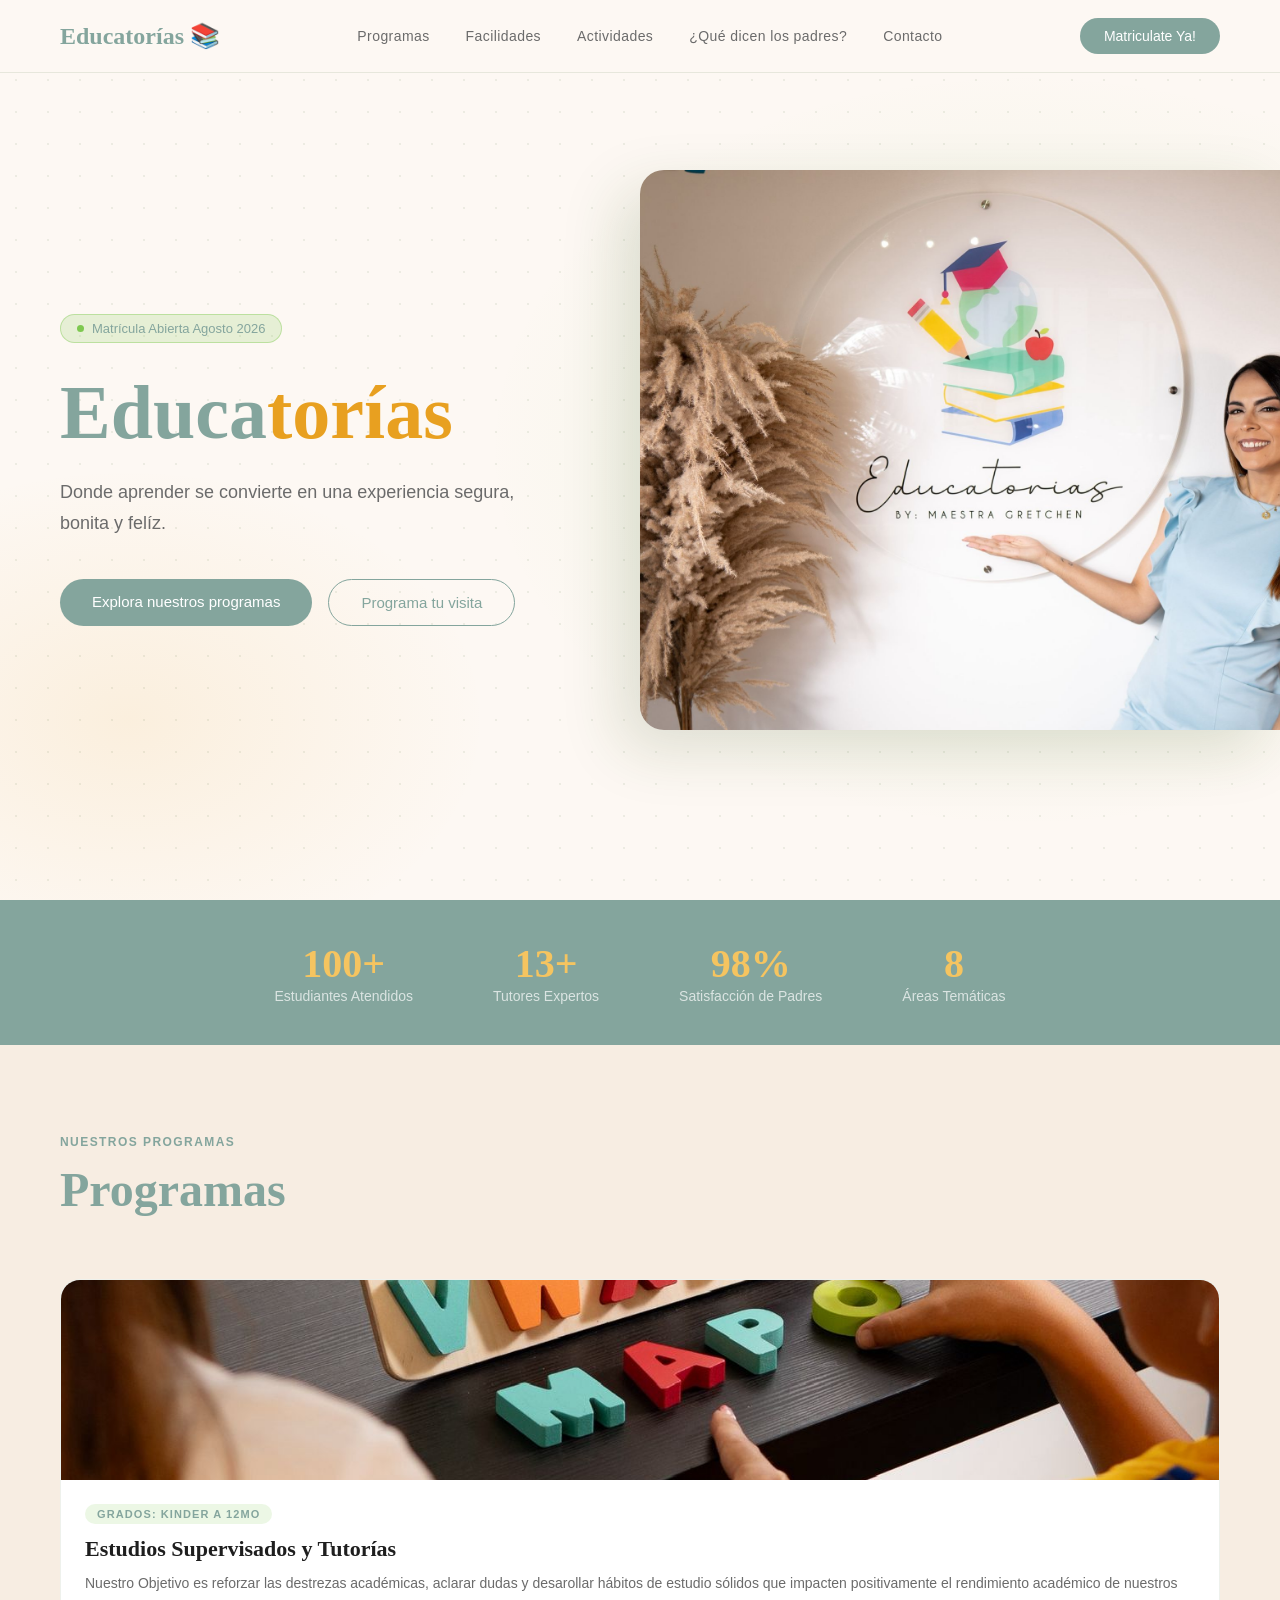
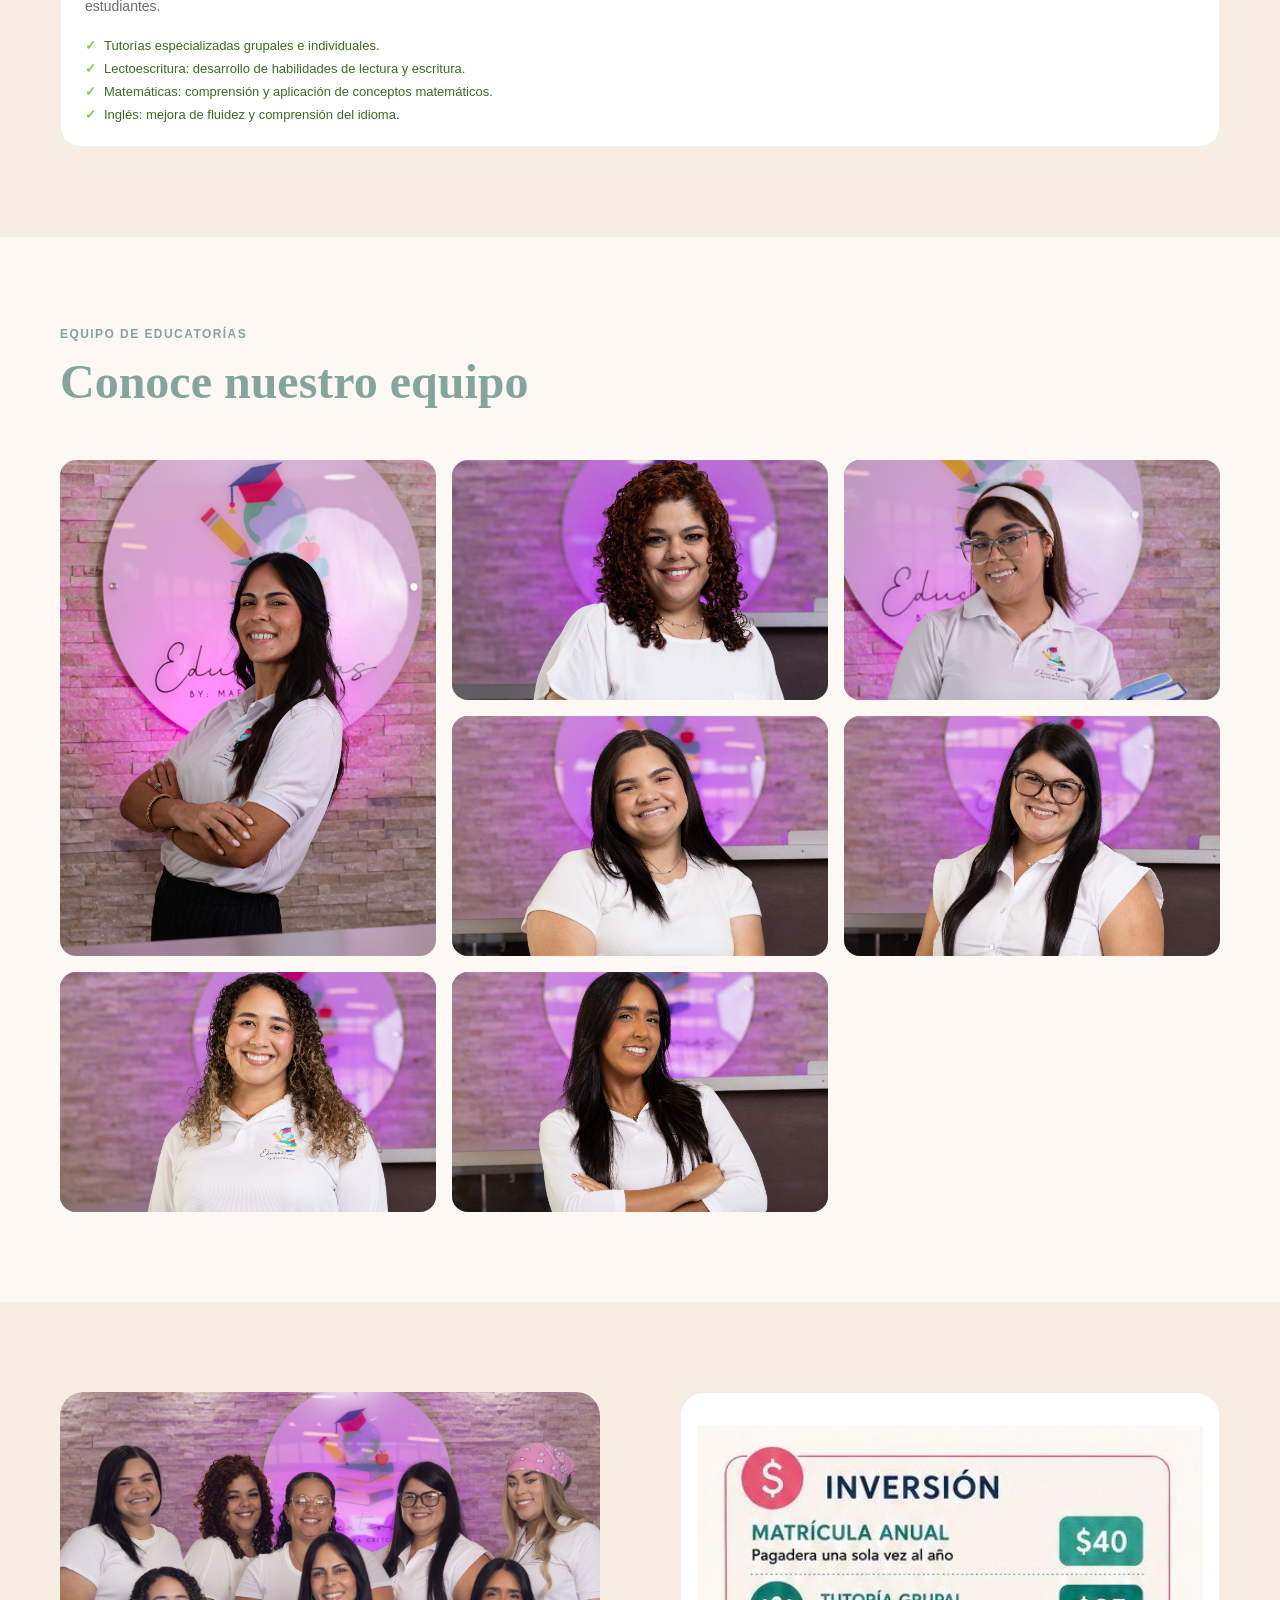
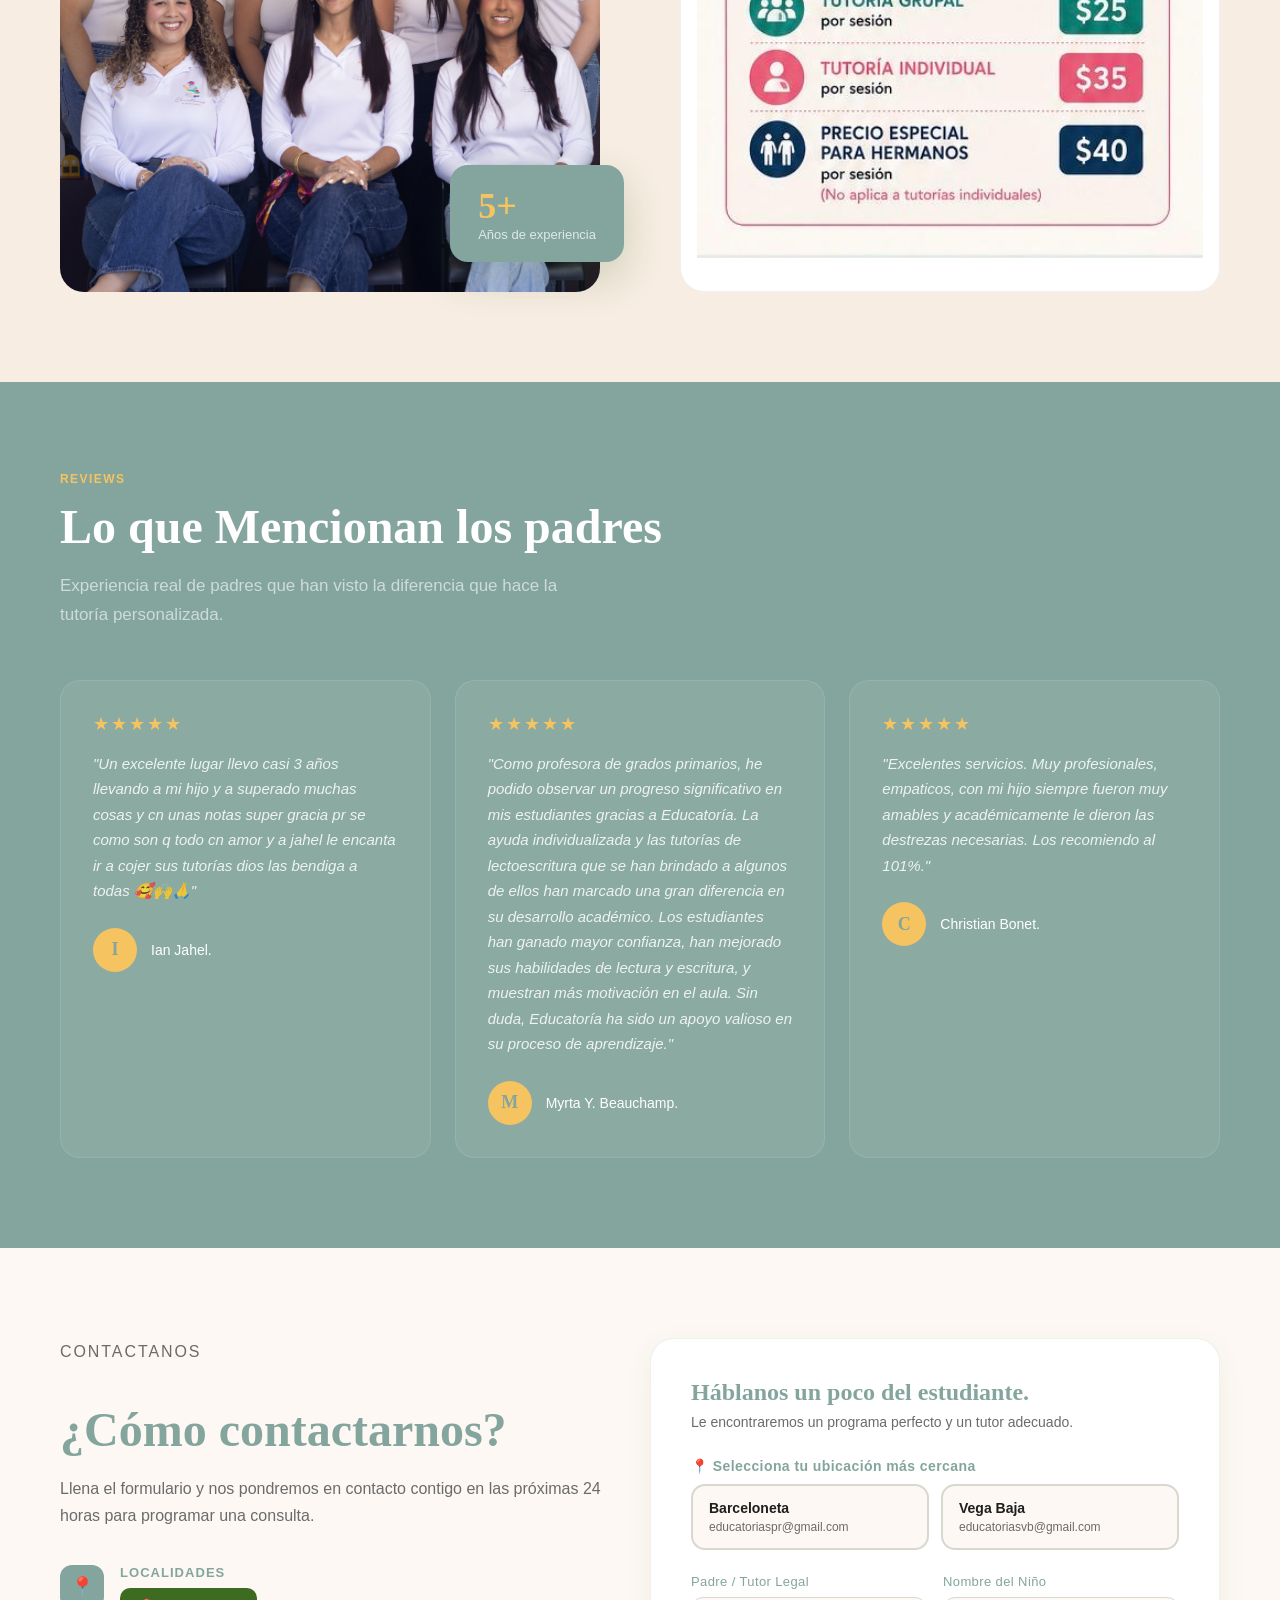
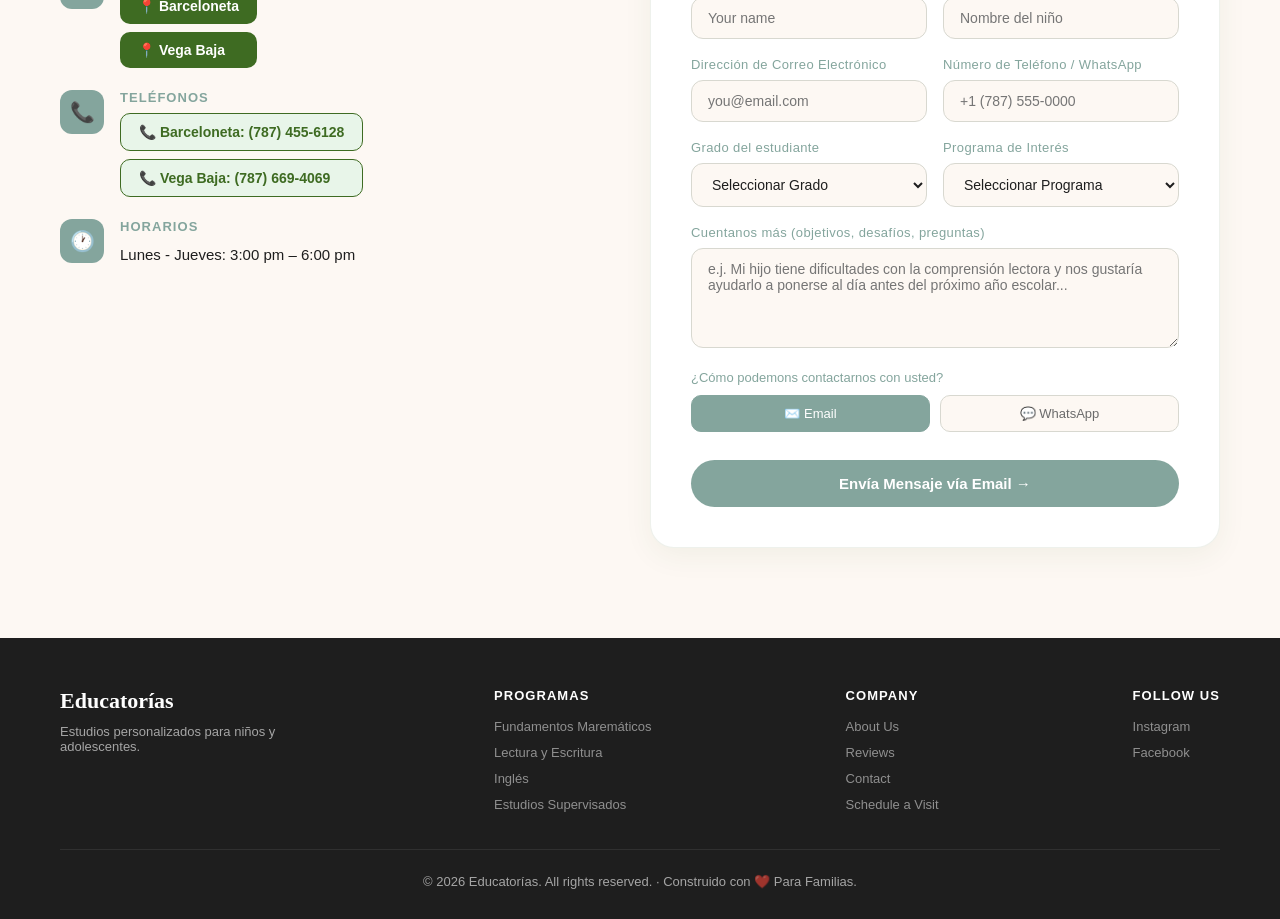
<file: index.html>
<!DOCTYPE html>
<html lang="en">
<head>
<meta charset="UTF-8">
<meta name="viewport" content="width=device-width, initial-scale=1.0">
<meta http-equiv="Content-Security-Policy" content="default-src 'self'; script-src 'self'; style-src 'self' 'unsafe-inline' https://fonts.googleapis.com; font-src 'self' https://fonts.gstatic.com; img-src 'self'; object-src 'none'; base-uri 'self'; form-action 'none';">
<meta name="referrer" content="strict-origin-when-cross-origin">
<title>Educatorias 📚</title>
<link href="https://fonts.googleapis.com/css2?family=Playfair+Display:wght@400;600;700&family=DM+Sans:wght@300;400;500;600&display=swap" rel="stylesheet">
<link rel="stylesheet" href="css/styles.css">
</head>
<body>

<!-- NAV -->
<nav>
  <div class="nav-logo">Educatorías 📚</div>
  <ul class="nav-links" id="nav-links">
    <li><a href="#programs" class="nav-mobile-link">Programas</a></li>
    <li><a href="Facilidades/index.html" class="nav-mobile-link">Facilidades</a></li>
    <li><a href="Actividades/index.html" class="nav-mobile-link">Actividades</a></li>
    <li><a href="#testimonials" class="nav-mobile-link">¿Qué dicen los padres?</a></li>
    <li><a href="#contact" class="nav-mobile-link">Contacto</a></li>
  </ul>
  <div class="nav-right">
    <a href="#contact" class="nav-cta">Matriculate Ya!</a>
    <button class="hamburger" id="hamburger" aria-label="Abrir menú" aria-expanded="false">
      <span></span><span></span><span></span>
    </button>
  </div>
</nav>

<!-- HERO -->
<section class="hero" id="home">
  <div class="hero-bg"></div>
  <div class="hero-dots"></div>
  <div class="hero-content">
    <div class="hero-badge">Matrícula Abierta Agosto 2026</div>
    <h1>Educa<em>torías</em></h1>
    <p>Donde aprender se convierte en una experiencia segura, bonita y felíz.</p>
    <div class="hero-btns">
      <a href="#programs" class="btn-primary">Explora nuestros programas</a>
      <a href="#contact" class="btn-outline">Programa tu visita</a>
    </div>
  </div>
  <div class="hero-image">
    <div class="hero-image-placeholder">
      <img src="fotos/WhatsApp Image 2026-04-21 at 10.11.17 AM(1).jpeg" alt="Hero Image" style="width:100%; height:100%; object-fit:cover; margin-left: 0px" >
    </div>
  </div>
</section>

<!-- STATS -->
<div class="stats">
  <div class="stat"><span class="stat-number">100+</span><span class="stat-label">Estudiantes Atendidos</span></div>
  <div class="stat"><span class="stat-number">13+</span><span class="stat-label">Tutores Expertos</span></div>
  <div class="stat"><span class="stat-number">98%</span><span class="stat-label">Satisfacción de Padres</span></div>
  <div class="stat"><span class="stat-number">8</span><span class="stat-label">Áreas Temáticas</span></div>
</div>

<!-- PROGRAMS -->
<section id="programs">
  <div class="programs-header">
    <p class="section-tag">Nuestros Programas</p>
    <h2 class="section-title">Programas</h2>
    <p class="section-sub"></p>
  </div>

  <div class="programs-grid">

    <!-- Card 1 -->
    <div class="program-card">
      <img class="program-img"
        src="fotos/WhatsApp Image 2026-04-21 at 10.11.16 AM.jpeg"
        alt="Program Image"
      />
      <div class="program-body">
        <span class="program-age" style="background:rgba(126,200,80,0.15);color:#84a59d;">Grados: kinder a 12mo</span>
        <h3>Estudios Supervisados y Tutorías</h3>
        <p>Nuestro Objetivo es reforzar las destrezas académicas, aclarar dudas y desarollar hábitos de estudio sólidos que impacten positivamente el rendimiento académico de nuestros estudiantes.</p>
        <ul class="program-features">
          <li>Tutorías especializadas grupales e individuales.</li>
          <li>Lectoescritura: desarrollo de habilidades de lectura y escritura.</li>
          <li>Matemáticas: comprensión y aplicación de conceptos matemáticos.</li>
          <li>Inglés: mejora de fluidez y comprensión del idioma.</li>
        </ul>
      </div>
    </div>
    
  </div>
</section>

<!-- GALLERY -->
<section id="gallery">
  <p class="section-tag">Equipo de Educatorías</p>
  <h2 class="section-title">Conoce nuestro equipo</h2>
  <p class="section-sub"></p>

  <div class="gallery-grid">
    <div class="gallery-item" style="grid-column:1/2; grid-row:1/3;">
      <img class="gallery-img" src="fotos/IMG_0429.jpg" alt="Equipo de Educatorias" style="object-position: center 30%;" />
    </div>
    <div class="gallery-item">
      <img class="gallery-img" src="fotos/IMG_4024.jpg" alt="Equipo de Educatorias" style="object-position: center 18%; height:240px;" />
    </div>
    <div class="gallery-item">
      <div class="gallery-placeholder" style="height:240px;background:linear-gradient(135deg,#185FA5,#5DCAA5);">
        <img class="gallery-img" src="fotos/WhatsApp Image 2026-04-21 at 10.10.17 AM.jpeg" alt="Equipo de Educatorias" style="object-position: center 35%; height:240px;" />
      </div>
    </div>
    <div class="gallery-item">
      <div class="gallery-placeholder" style="height:240px;background:linear-gradient(135deg,#993556,#F5C460);">
        <img class="gallery-img" src="fotos/IMG_4032.jpg" alt="Equipo de Educatorias" style="height:240px; object-position: center 30%;" />
      </div>
    </div>
    <div class="gallery-item">
      <div class="gallery-placeholder" style="height:240px;background:linear-gradient(135deg,#0F6E56,#9FE1CB);">
        <img class="gallery-img" src="fotos/IMG_4046.jpg" alt="Equipo de Educatorias" style="height:240px; object-position: center 30%;" />
      </div>
    </div>
    <div class="gallery-item">
      <div class="gallery-placeholder" style="height:240px;background:linear-gradient(135deg,#A557B2,#F7A072);">
        <img class="gallery-img" src="fotos/IMG_4062.jpg" alt="Equipo de Educatorias" style="height:240px; object-position: center 13%;" />
      </div>
    </div>
    <div class="gallery-item">
      <div class="gallery-placeholder" style="height:240px;background:linear-gradient(135deg,#2E8BC0,#0F9B8E);">
        <img class="gallery-img" src="fotos/IMG_4102.jpg" alt="Equipo de Educatorias" style="height:240px; object-position: center 35%;" />
      </div>
  </div>
</section>

<!-- WHY US -->
<section id="why">
  <div class="why-layout">
    <div class="why-image-block">
      <img
        class="why-img"
        src="fotos/IMG_4003.jpg"
        alt="Equipo de Educatorias"
      />
      <div class="why-badge-float">
        <div class="big">5+</div>
        <div class="small">Años de experiencia</div>
      </div>
    </div>
    <div class="why-image-block">
      <img
        class="why-img why-img--contain"
        src="fotos/WhatsApp Image 2026-08-07 at 4.51.24 PM.jpeg"
        alt="Lista de precios de Educatorias"
      />
    </div>
  </div>
</section>

<!-- TESTIMONIALS -->
<section id="testimonials">
  <p class="section-tag">Reviews</p>
  <h2 class="section-title">Lo que Mencionan los padres</h2>
  <p class="section-sub" style="margin-bottom:50px;">Experiencia real de padres que han visto la diferencia que hace la tutoría personalizada.</p>

  <div class="testimonials-grid">
    <div class="testimonial-card">
      <div class="stars">★★★★★</div>
      <blockquote>"Un excelente lugar llevo casi 3 años llevando a mi hijo y a superado muchas cosas y cn unas notas super gracia pr se como son q todo cn amor y a jahel le encanta ir a cojer sus tutorías dios las bendiga a todas 🥰🙌🙏"</blockquote>
      <div class="testimonial-author">
        <div class="author-avatar">I</div>
        <div>
          <div class="author-name">Ian Jahel.</div>
        </div>
      </div>
    </div>
    <div class="testimonial-card">
      <div class="stars">★★★★★</div>
      <blockquote>"Como profesora de grados primarios, he podido observar un progreso significativo en mis estudiantes gracias a Educatoría. La ayuda individualizada y las tutorías de lectoescritura que se han brindado a algunos de ellos han marcado una gran diferencia en su desarrollo académico. Los estudiantes han ganado mayor confianza, han mejorado sus habilidades de lectura y escritura, y muestran más motivación en el aula. Sin duda, Educatoría ha sido un apoyo valioso en su proceso de aprendizaje."</blockquote>
      <div class="testimonial-author">
        <div class="author-avatar">M</div>
        <div>
          <div class="author-name">Myrta Y. Beauchamp.</div>
        </div>
      </div>
    </div>
    <div class="testimonial-card">
      <div class="stars">★★★★★</div>
      <blockquote>"Excelentes servicios. Muy profesionales, empaticos, con mi hijo siempre fueron muy amables y académicamente le dieron las destrezas necesarias.  Los recomiendo al 101%."</blockquote>
      <div class="testimonial-author">
        <div class="author-avatar">C</div>
        <div>
          <div class="author-name">Christian Bonet.</div>
        </div>
      </div>
    </div>
  </div>
</section>

<!-- CONTACT -->
<section id="contact">
  <div class="contact-layout">
    <div class="contact-info">
      <p class="section-tag">Contactanos</p>
      <h2 class="section-title">¿Cómo contactarnos?</h2>
      <p>Llena el formulario y nos pondremos en contacto contigo en las próximas 24 horas para programar una consulta.</p>

      <div class="contact-detail">
        <div class="contact-icon">📍</div>
        <div>
          <h5>Localidades</h5>
          <div class="contact-btns">
            <a href="https://maps.google.com/?q=Educatorias+Barceloneta,+9+Ave+Las+Flores,+Barceloneta,+00693" target="_blank" rel="noopener noreferrer" class="contact-btn contact-btn-map">📍 Barceloneta</a>
            <a href="https://maps.google.com/?q=Educatorias+Vega+Baja,+9+Ave+Las+Flores,+Vega+Baja,+00693" target="_blank" rel="noopener noreferrer" class="contact-btn contact-btn-map">📍 Vega Baja</a>
          </div>
        </div>
      </div>
      <div class="contact-detail">
        <div class="contact-icon">📞</div>
        <div>
          <h5>Teléfonos</h5>
          <div class="contact-btns">
            <a href="tel:+17874556128" class="contact-btn contact-btn-phone">📞 Barceloneta: (787) 455-6128</a>
            <a href="tel:+17876694069" class="contact-btn contact-btn-phone">📞 Vega Baja: (787) 669-4069</a>
          </div>
        </div>
      </div>
      <div class="contact-detail">
        <div class="contact-icon">🕐</div>
        <div>
          <h5>Horarios</h5>
          <p>Lunes - Jueves: 3:00 pm – 6:00 pm </p>
        </div>
      </div>
    </div>

    <!-- FORM -->
    <div class="contact-form">
      <h3>Háblanos un poco del estudiante.</h3>
      <p class="form-sub">Le encontraremos un programa perfecto y un tutor adecuado.</p>

      <div id="form-fields">

        <!-- LOCATION SELECTOR -->
        <div class="form-group" style="margin-bottom:24px;">
          <label style="font-size:14px;font-weight:600;color:var(--forest);margin-bottom:10px;display:block;">📍 Selecciona tu ubicación más cercana</label>
          <div class="loc-grid">
            <div class="loc-card" id="loc-barceloneta" style="border:2px solid var(--light-gray);border-radius:14px;padding:14px 16px;cursor:pointer;transition:all 0.2s;background:var(--cream);">
              <div style="font-weight:600;font-size:14px;color:var(--charcoal);margin-bottom:4px;">Barceloneta</div>
              <div class="loc-card-email">educatoriaspr@gmail.com</div>
            </div>
            <div class="loc-card" id="loc-vegabaja" style="border:2px solid var(--light-gray);border-radius:14px;padding:14px 16px;cursor:pointer;transition:all 0.2s;background:var(--cream);">
              <div style="font-weight:600;font-size:14px;color:var(--charcoal);margin-bottom:4px;">Vega Baja</div>
              <div class="loc-card-email">educatoriasvb@gmail.com</div>
            </div>
          </div>
          <div id="loc-warning" style="display:none;font-size:12px;color:#c85a2a;margin-top:8px;">⚠️ Selecciona localización antes de continuar.</div>
        </div>

        <div class="form-row">
          <div class="form-group">
            <label>Padre / Tutor Legal</label>
            <input type="text" id="parent-name" placeholder="Your name">
          </div>
          <div class="form-group">
            <label>Nombre del Niño</label>
            <input type="text" id="child-name" placeholder="Nombre del niño">
          </div>
        </div>
        <div class="form-row">
          <div class="form-group">
            <label>Dirección de Correo Electrónico</label>
            <input type="email" id="email" placeholder="you@email.com">
          </div>
          <div class="form-group">
            <label>Número de Teléfono / WhatsApp</label>
            <input type="tel" id="phone" placeholder="+1 (787) 555-0000">
          </div>
        </div>
        <div class="form-row">
          <div class="form-group">
            <label>Grado del estudiante</label>
            <select id="grade">
              <option value="">Seleccionar Grado</option>
              <option>Home School</option>
              <option>Kindergarten</option>
              <option>1er Grado</option><option>2do Grado</option>
              <option>3er Grado</option><option>4to Grado</option>
              <option>5to Grado</option><option>6to Grado</option>
              <option>7mo Grado</option><option>8vo Grado</option>
              <option>9no Grado</option><option>10mo Grado</option>
              <option>11mo Grado</option><option>12mo Grado</option>
            </select>
          </div>
          <div class="form-group">
            <label>Programa de Interés</label>
            <select id="program">
              <option value="">Seleccionar Programa</option>
              <option>Matemáticas</option>
              <option>Lectoescritura</option>
              <option>Inglés</option>
              <option>Estudios Supervisados</option>
            </select>
          </div>
        </div>
        <div class="form-group">
          <label>Cuentanos más (objetivos, desafíos, preguntas)</label>
          <textarea id="message" placeholder="e.j. Mi hijo tiene dificultades con la comprensión lectora y nos gustaría ayudarlo a ponerse al día antes del próximo año escolar..."></textarea>
        </div>

        <!-- SEND METHOD -->
        <div class="send-method">
          <label>¿Cómo podemons contactarnos con usted?</label>
          <div class="method-toggle">
            <button class="method-btn active" id="btn-email">✉️ Email</button>
            <button class="method-btn" id="btn-wa">💬 WhatsApp</button>
          </div>
        </div>

        <div id="panel-email" class="method-panel visible">
          <button class="submit-btn" id="email-send-btn">Envía Mensaje vía Email →</button>
        </div>

        <div id="panel-whatsapp" class="method-panel">
          <div class="wa-note">
            <svg width="20" height="20" viewBox="0 0 24 24" fill="#25d366"><path d="M17.472 14.382c-.297-.149-1.758-.867-2.03-.967-.273-.099-.471-.148-.67.15-.197.297-.767.966-.94 1.164-.173.199-.347.223-.644.075-.297-.15-1.255-.463-2.39-1.475-.883-.788-1.48-1.761-1.653-2.059-.173-.297-.018-.458.13-.606.134-.133.298-.347.446-.52.149-.174.198-.298.298-.497.099-.198.05-.371-.025-.52-.075-.149-.669-1.612-.916-2.207-.242-.579-.487-.5-.669-.51-.173-.008-.371-.01-.57-.01-.198 0-.52.074-.792.372-.272.297-1.04 1.016-1.04 2.479 0 1.462 1.065 2.875 1.213 3.074.149.198 2.096 3.2 5.077 4.487.709.306 1.262.489 1.694.625.712.227 1.36.195 1.871.118.571-.085 1.758-.719 2.006-1.413.248-.694.248-1.289.173-1.413-.074-.124-.272-.198-.57-.347m-5.421 7.403h-.004a9.87 9.87 0 01-5.031-1.378l-.361-.214-3.741.982.998-3.648-.235-.374a9.86 9.86 0 01-1.51-5.26c.001-5.45 4.436-9.884 9.888-9.884 2.64 0 5.122 1.03 6.988 2.898a9.825 9.825 0 012.893 6.994c-.003 5.45-4.437 9.884-9.885 9.884m8.413-18.297A11.815 11.815 0 0012.05 0C5.495 0 .16 5.335.157 11.892c0 2.096.547 4.142 1.588 5.945L.057 24l6.305-1.654a11.882 11.882 0 005.683 1.448h.005c6.554 0 11.89-5.335 11.893-11.893a11.821 11.821 0 00-3.48-8.413Z"/></svg>
            Tu informacion fue enviada a nuestro equipo de Whatsapp.
          </div>
          <a id="wa-send-btn" href="javascript:void(0)" class="wa-btn">
            <svg width="20" height="20" viewBox="0 0 24 24" fill="white"><path d="M17.472 14.382c-.297-.149-1.758-.867-2.03-.967-.273-.099-.471-.148-.67.15-.197.297-.767.966-.94 1.164-.173.199-.347.223-.644.075-.297-.15-1.255-.463-2.39-1.475-.883-.788-1.48-1.761-1.653-2.059-.173-.297-.018-.458.13-.606.134-.133.298-.347.446-.52.149-.174.198-.298.298-.497.099-.198.05-.371-.025-.52-.075-.149-.669-1.612-.916-2.207-.242-.579-.487-.5-.669-.51-.173-.008-.371-.01-.57-.01-.198 0-.52.074-.792.372-.272.297-1.04 1.016-1.04 2.479 0 1.462 1.065 2.875 1.213 3.074.149.198 2.096 3.2 5.077 4.487.709.306 1.262.489 1.694.625.712.227 1.36.195 1.871.118.571-.085 1.758-.719 2.006-1.413.248-.694.248-1.289.173-1.413-.074-.124-.272-.198-.57-.347m-5.421 7.403h-.004a9.87 9.87 0 01-5.031-1.378l-.361-.214-3.741.982.998-3.648-.235-.374a9.86 9.86 0 01-1.51-5.26c.001-5.45 4.436-9.884 9.888-9.884 2.64 0 5.122 1.03 6.988 2.898a9.825 9.825 0 012.893 6.994c-.003 5.45-4.437 9.884-9.885 9.884m8.413-18.297A11.815 11.815 0 0012.05 0C5.495 0 .16 5.335.157 11.892c0 2.096.547 4.142 1.588 5.945L.057 24l6.305-1.654a11.882 11.882 0 005.683 1.448h.005c6.554 0 11.89-5.335 11.893-11.893a11.821 11.821 0 00-3.48-8.413Z"/></svg>
            Enviar via Whatsapp
          </a>
        </div>
      </div>

      <div id="form-success">
        <div class="check">✅</div>
        <h4>Mensaje enviado!</h4>
        <p>¡Gracias! Nuestro equipo se pondrá en contacto dentro de 24 horas para discutir el programa perfecto para tu hijo.</p>
      </div>
    </div>
  </div>
</section>

<!-- FOOTER -->
<footer>
  <div class="footer-top">
    <div>
      <div class="footer-brand">Educatorías</div>
      <p class="footer-tagline">Estudios personalizados para niños y adolescentes.</p>
    </div>
    <div class="footer-links">
      <h5>Programas</h5>
      <ul>
        <li><a href="#programs">Fundamentos Maremáticos</a></li>
        <li><a href="#programs">Lectura y Escritura</a></li>
        <li><a href="#programs">Inglés</a></li>
        <li><a href="#programs">Estudios Supervisados</a></li>
      </ul>
    </div>
    <div class="footer-links">
      <h5>Company</h5>
      <ul>
        <li><a href="#why">About Us</a></li>
        <li><a href="#testimonials">Reviews</a></li>
        <li><a href="#contact">Contact</a></li>
        <li><a href="#contact">Schedule a Visit</a></li>
      </ul>
    </div>
    <div class="footer-links">
      <h5>Follow Us</h5>
      <ul>
        <li><a href="https://www.instagram.com/educatorias/">Instagram</a></li>
        <li><a href="https://www.facebook.com/Educatorias/">Facebook</a></li>
      </ul>
    </div>
  </div>
  <div class="footer-bottom">
    © 2026 Educatorías. All rights reserved. · Construido con ❤️ Para Familias.
  </div>
</footer>

<script src="js/main.js"></script>
</body>
</html>
</file>
<file: css/styles.css>
*, *::before, *::after { box-sizing: border-box; margin: 0; padding: 0; }

:root {
  --cream: #FDF8F3;
  --warm-white: #f7ede2;
  --forest: #84a59d;
  --forest-mid: #3E6B22;
  --forest-light: #84a59d;
  --leaf: #7EC850;
  --amber: #E8A020;
  --amber-light: #F5C460;
  --blush: #F4D4C0;
  --rust: #C85A2A;
  --charcoal: #1E1E1E;
  --gray: #6B6B6B;
  --light-gray: #D8D8D0;
  --section-gap: 90px;
}

html { scroll-behavior: smooth; overflow-x: hidden; }

body {
  font-family: 'DM Sans', sans-serif;
  background: var(--cream);
  color: var(--charcoal);
  overflow-x: hidden;
  width: 100%;
}

/* ─── NAV ─── */
nav {
  position: fixed; top: 0; width: 100%; z-index: 100;
  background: rgba(253, 248, 243, 0.96);
  backdrop-filter: blur(12px);
  border-bottom: 1px solid rgba(45,80,22,0.1);
  padding: 18px 60px;
  display: flex; align-items: center; justify-content: space-between;
}
.nav-logo {
  font-family: 'Playfair Display', serif;
  font-size: 24px; font-weight: 700;
  color: var(--forest);
  display: flex; align-items: center; gap: 10px;
}
.nav-logo span { color: var(--amber); }
.nav-links { display: flex; gap: 36px; list-style: none; }
.nav-links a {
  font-size: 14px; font-weight: 500; letter-spacing: 0.03em;
  color: var(--gray); text-decoration: none;
  transition: color 0.2s;
}
.nav-links a:hover { color: var(--forest); }
.nav-cta {
  background: var(--forest); color: white;
  padding: 10px 24px; border-radius: 50px;
  font-size: 14px; font-weight: 500; text-decoration: none;
  transition: background 0.2s, transform 0.15s;
}
.nav-cta:hover { background: var(--forest-mid); transform: translateY(-1px); }

/* ─── HERO ─── */
.hero {
  min-height: 100vh;
  display: flex; align-items: center;
  padding: 120px 60px 80px;
  position: relative;
  overflow: hidden;
}
.hero-bg {
  position: absolute; inset: 0; z-index: 0;
  background:
    radial-gradient(ellipse 60% 60% at 80% 50%, rgba(126,200,80,0.12) 0%, transparent 70%),
    radial-gradient(ellipse 40% 40% at 10% 80%, rgba(232,160,32,0.10) 0%, transparent 70%);
}
.hero-dots {
  position: absolute; inset: 0; z-index: 0;
  background-image: radial-gradient(circle, rgba(45,80,22,0.08) 1px, transparent 1px);
  background-size: 32px 32px;
}
.hero-content { position: relative; z-index: 1; max-width: 600px; }
.hero-badge {
  display: inline-flex; align-items: center; gap: 8px;
  background: rgba(126,200,80,0.18); border: 1px solid rgba(126,200,80,0.4);
  color: var(--forest); padding: 6px 16px; border-radius: 50px;
  font-size: 13px; font-weight: 500; margin-bottom: 28px;
}
.hero-badge::before { content: ''; width: 7px; height: 7px; background: var(--leaf); border-radius: 50%; display: block; }
.hero h1 {
  font-family: 'Playfair Display', serif;
  font-size: clamp(48px, 6vw, 76px);
  font-weight: 700; line-height: 1.08;
  color: var(--forest);
  margin-bottom: 24px;
}
.hero h1 em {
  font-style: normal;
  color: var(--amber);
}
.hero p {
  font-size: 18px; font-weight: 300; line-height: 1.7;
  color: var(--gray); margin-bottom: 40px; max-width: 480px;
}
.hero-btns { display: flex; gap: 16px; flex-wrap: wrap; }
.btn-primary {
  background: var(--forest); color: white;
  padding: 14px 32px; border-radius: 50px;
  font-size: 15px; font-weight: 500; text-decoration: none;
  transition: all 0.2s;
}
.btn-primary:hover { background: var(--forest-mid); transform: translateY(-2px); }
.btn-outline {
  border: 1.5px solid var(--forest); color: var(--forest);
  padding: 14px 32px; border-radius: 50px;
  font-size: 15px; font-weight: 500; text-decoration: none;
  transition: all 0.2s;
}
.btn-outline:hover { background: var(--forest); color: white; }

.hero-image {
  position: absolute; right: 0; top: 50%; transform: translateY(-50%);
  width: 50%; max-width: 680px; z-index: 1;
  border-radius: 24px 0 0 24px; overflow: hidden;
  box-shadow: -20px 20px 60px rgba(45,80,22,0.15);
}
.hero-image img { width: 100%; height: 560px; object-fit: cover; display: block; }
.hero-image-placeholder {
  width: 100%; height: 560px;
  background: linear-gradient(135deg, #d4e8b8 0%, #a8d080 50%, #7ec850 100%);
  display: flex; flex-direction: column; align-items: center; justify-content: center;
  gap: 16px; color: var(--forest);
}
.hero-image-placeholder svg { width: 64px; height: 64px; opacity: 0.6; }
.hero-image-placeholder p { font-size: 15px; font-weight: 500; opacity: 0.7; }

/* ─── STATS STRIP ─── */
.stats {
  background: var(--forest);
  padding: 40px 60px;
  display: flex; justify-content: center; gap: 80px; flex-wrap: wrap;
}
.stat { text-align: center; }
.stat-number {
  font-family: 'Playfair Display', serif;
  font-size: 40px; font-weight: 700; color: var(--amber-light);
  display: block;
}
.stat-label { font-size: 14px; color: rgba(255,255,255,0.7); margin-top: 4px; }

/* ─── SECTION BASE ─── */
section { padding: var(--section-gap) 60px; }

.section-tag {
  font-size: 12px; font-weight: 600; letter-spacing: 0.12em;
  text-transform: uppercase; color: var(--forest-light);
  margin-bottom: 12px;
}
.section-title {
  font-family: 'Playfair Display', serif;
  font-size: clamp(32px, 4vw, 48px); font-weight: 700;
  color: var(--forest); line-height: 1.2; margin-bottom: 16px;
}
.section-sub {
  font-size: 17px; font-weight: 300; color: var(--gray);
  line-height: 1.7; max-width: 520px; margin-bottom: 50px;
}

/* ─── PROGRAMS ─── */
#programs { background: var(--warm-white); }
.programs-header { max-width: 600px; margin-bottom: 60px; }

.programs-grid {
  display: grid;
  grid-template-columns: repeat(auto-fit, minmax(300px, 1fr));
  gap: 28px;
}
.program-card {
  background: white; border-radius: 20px;
  overflow: hidden;
  border: 1px solid rgba(45,80,22,0.08);
  transition: transform 0.25s, box-shadow 0.25s;
  cursor: pointer;
}
.program-card:hover { transform: translateY(-6px); box-shadow: 0 20px 50px rgba(45,80,22,0.12); }
.program-img {
  width: 100%; height: 200px; object-fit: cover; display: block;
}
.program-img-placeholder {
  width: 100%; height: 200px;
  display: flex; flex-direction: column; align-items: center; justify-content: center;
  gap: 10px; font-size: 13px; font-weight: 500;
}
.program-img-placeholder svg { width: 40px; height: 40px; opacity: 0.7; }
.program-body { padding: 24px; }
.program-age {
  font-size: 11px; font-weight: 600; letter-spacing: 0.1em;
  text-transform: uppercase; padding: 4px 12px;
  border-radius: 50px; display: inline-block; margin-bottom: 12px;
}
.program-body h3 {
  font-family: 'Playfair Display', serif;
  font-size: 22px; font-weight: 600;
  color: var(--charcoal); margin-bottom: 10px;
}
.program-body p { font-size: 14px; color: var(--gray); line-height: 1.65; margin-bottom: 20px; }
.program-features { list-style: none; display: flex; flex-direction: column; gap: 8px; }
.program-features li {
  font-size: 13px; color: var(--forest-mid); font-weight: 500;
  display: flex; align-items: center; gap: 8px;
}
.program-features li::before { content: '✓'; font-weight: 700; color: var(--leaf); }

/* ─── GALLERY ─── */
#gallery { background: var(--cream); }
.gallery-grid {
  display: grid;
  grid-template-columns: repeat(3, 1fr);
  grid-template-rows: repeat(2, 240px);
  gap: 16px;
  margin-top: 50px;
}
.gallery-item {
  border-radius: 16px; overflow: hidden; cursor: pointer;
  transition: transform 0.2s;
  position: relative;
}
.gallery-item:hover { transform: scale(1.02); }
.gallery-item:first-child {
  grid-column: 1 / 2; grid-row: 1 / 3;
}
.gallery-img {
  width: 100%; height: 100%; object-fit: cover; display: block;
}
.gallery-placeholder {
  width: 100%; height: 100%;
  display: flex; flex-direction: column; align-items: center; justify-content: center;
  gap: 10px; font-size: 13px; font-weight: 500; color: white;
}
.gallery-placeholder svg { width: 32px; height: 32px; opacity: 0.8; }

/* ─── WHY US ─── */
#why { background: var(--warm-white); }
.why-layout { display: grid; grid-template-columns: 1fr 1fr; gap: 80px; align-items: center; }
.why-image-block { position: relative; }
.why-img {
  width: 100%; height: 500px;
  object-fit: cover;
  border-radius: 24px; display: block;
}
.why-img.why-img--contain {
  object-fit: contain;
  background: #fff;
  padding: 16px;
  box-sizing: border-box;
  border: 1px solid rgba(0,0,0,0.06);
}
.why-img-placeholder {
  width: 100%; height: 480px;
  background: linear-gradient(160deg, #c8e4a4 0%, #7ec850 100%);
  border-radius: 24px;
  display: flex; flex-direction: column; align-items: center; justify-content: center;
  gap: 12px; color: var(--forest);
}
.why-img-placeholder svg { width: 56px; height: 56px; opacity: 0.6; }
.why-badge-float {
  position: absolute; bottom: 30px; right: -24px;
  background: var(--forest); color: white;
  padding: 20px 28px; border-radius: 18px;
  box-shadow: 0 16px 40px rgba(45,80,22,0.2);
}
.why-badge-float .big { font-family: 'Playfair Display', serif; font-size: 36px; font-weight: 700; color: var(--amber-light); }
.why-badge-float .small { font-size: 13px; color: rgba(255,255,255,0.75); }

.why-features { display: flex; flex-direction: column; gap: 28px; margin-top: 32px; }
.why-feature { display: flex; gap: 18px; align-items: flex-start; }
.why-icon {
  width: 48px; height: 48px; flex-shrink: 0;
  background: rgba(126,200,80,0.15); border-radius: 14px;
  display: flex; align-items: center; justify-content: center;
  font-size: 22px;
}
.why-feature h4 { font-size: 17px; font-weight: 600; color: var(--charcoal); margin-bottom: 6px; }
.why-feature p { font-size: 14px; color: var(--gray); line-height: 1.6; }

/* ─── TESTIMONIALS ─── */
#testimonials { background: var(--forest); }
#testimonials .section-title { color: white; }
#testimonials .section-sub { color: rgba(255,255,255,0.6); }
#testimonials .section-tag { color: var(--amber-light); }

.testimonials-grid {
  display: grid; grid-template-columns: repeat(auto-fit, minmax(300px, 1fr)); gap: 24px;
}
.testimonial-card {
  background: rgba(255,255,255,0.06);
  border: 1px solid rgba(255,255,255,0.1);
  border-radius: 20px; padding: 32px;
}
.stars { color: var(--amber-light); font-size: 18px; margin-bottom: 16px; letter-spacing: 2px; }
.testimonial-card blockquote {
  font-size: 15px; font-weight: 300; color: rgba(255,255,255,0.85);
  line-height: 1.7; margin-bottom: 24px; font-style: italic;
}
.testimonial-author { display: flex; align-items: center; gap: 14px; }
.author-avatar {
  width: 44px; height: 44px; border-radius: 50%;
  background: var(--amber-light); display: flex; align-items: center; justify-content: center;
  font-family: 'Playfair Display', serif; font-size: 18px; font-weight: 700; color: var(--forest);
  flex-shrink: 0;
}
.author-name { font-size: 14px; font-weight: 500; color: white; }
.author-detail { font-size: 13px; color: rgba(255,255,255,0.5); }

/* ─── CONTACT ─── */
#contact { background: var(--cream); }
.contact-layout { display: grid; grid-template-columns: 1fr 1fr; gap: 20px; align-items: start; }

.loc-grid { display: grid; grid-template-columns: 1fr 1fr; gap: 12px; }
.loc-card { min-width: 0; }
.loc-card-email { font-size: 12px; color: var(--gray); overflow: hidden; text-overflow: ellipsis; white-space: nowrap; }
.contact-info h2 { color: var(--forest); margin-bottom: 16px; }
.contact-info p { font-size: 16px; font-weight: 300; color: var(--gray); line-height: 1.7; margin-bottom: 36px; }

.contact-detail { display: flex; align-items: flex-start; gap: 16px; margin-bottom: 22px; }
.contact-icon {
  width: 44px; height: 44px; flex-shrink: 0;
  background: var(--forest); border-radius: 12px;
  display: flex; align-items: center; justify-content: center;
  font-size: 20px;
}
.contact-detail h5 { font-size: 13px; font-weight: 600; text-transform: uppercase; letter-spacing: 0.08em; color: var(--forest-light); margin-bottom: 8px; }
.contact-detail p { font-size: 15px; color: var(--charcoal); }
.contact-btns { display: flex; flex-direction: column; gap: 8px; }
.contact-btn {
  display: inline-block; padding: 10px 18px; border-radius: 10px;
  font-size: 14px; font-weight: 600; text-decoration: none;
  transition: transform 0.15s, box-shadow 0.15s;
}
.contact-btn:hover { transform: translateY(-2px); box-shadow: 0 4px 14px rgba(0,0,0,0.12); }
.contact-btn-map { background: var(--forest-mid); color: white; }
.contact-btn-map:hover { background: #2d5018; }
.contact-btn-phone { background: #e8f5e9; color: var(--forest-mid); border: 1.5px solid var(--forest-mid); }
.contact-btn-phone:hover { background: var(--forest-mid); color: white; }

/* FORM */
.contact-form {
  background: white; border-radius: 24px;
  padding: 40px; border: 1px solid rgba(45,80,22,0.08);
  box-shadow: 0 8px 30px rgba(45,80,22,0.06);
}
.contact-form h3 {
  font-family: 'Playfair Display', serif;
  font-size: 24px; font-weight: 600; color: var(--forest);
  margin-bottom: 8px;
}
.contact-form .form-sub { font-size: 14px; color: var(--gray); margin-bottom: 28px; }

.form-row { display: grid; grid-template-columns: 1fr 1fr; gap: 16px; }
.form-group { margin-bottom: 18px; }
.form-group label {
  display: block; font-size: 13px; font-weight: 500;
  color: var(--forest); margin-bottom: 8px; letter-spacing: 0.03em;
}
.form-group input, .form-group select, .form-group textarea {
  width: 100%; padding: 12px 16px;
  border: 1.5px solid var(--light-gray); border-radius: 12px;
  font-family: 'DM Sans', sans-serif; font-size: 14px;
  color: var(--charcoal); background: var(--cream);
  transition: border-color 0.2s, box-shadow 0.2s;
  outline: none;
}
.form-group input:focus, .form-group select:focus, .form-group textarea:focus {
  border-color: var(--forest-light);
  box-shadow: 0 0 0 3px rgba(92,158,53,0.15);
}
.form-group textarea { resize: vertical; min-height: 100px; }

/* SEND METHOD TOGGLE */
.send-method { margin-bottom: 22px; }
.send-method label { display: block; font-size: 13px; font-weight: 500; color: var(--forest); margin-bottom: 10px; }
.method-toggle {
  display: flex; gap: 10px;
}
.method-btn {
  flex: 1; padding: 10px; border-radius: 10px;
  border: 1.5px solid var(--light-gray);
  background: var(--cream); cursor: pointer;
  font-family: 'DM Sans', sans-serif; font-size: 13px; font-weight: 500;
  color: var(--gray); transition: all 0.2s;
  display: flex; align-items: center; justify-content: center; gap: 8px;
}
.method-btn.active {
  background: var(--forest); color: white; border-color: var(--forest);
}
.method-btn:not(.active):hover { border-color: var(--forest-light); color: var(--forest); }

.method-panel { display: none; }
.method-panel.visible { display: block; }
.method-panel .wa-note {
  background: #e8f8e8; border: 1px solid rgba(37,211,102,0.3);
  border-radius: 10px; padding: 14px 16px;
  font-size: 13px; color: #1a7a2a; display: flex; align-items: center; gap: 10px;
}
.method-panel .wa-note svg { flex-shrink: 0; }
.wa-btn {
  display: flex; align-items: center; justify-content: center; gap: 10px;
  width: 100%; padding: 14px;
  background: #25d366; color: white; border: none;
  border-radius: 12px; font-family: 'DM Sans', sans-serif;
  font-size: 15px; font-weight: 600; cursor: pointer;
  transition: all 0.2s; margin-top: 14px;
  text-decoration: none;
}
.wa-btn:hover { background: #1eba56; transform: translateY(-1px); }

.submit-btn {
  width: 100%; padding: 15px;
  background: var(--forest); color: white; border: none;
  border-radius: 50px; font-family: 'DM Sans', sans-serif;
  font-size: 15px; font-weight: 600; cursor: pointer;
  transition: all 0.2s; margin-top: 6px;
}
.submit-btn:hover { background: var(--forest-mid); transform: translateY(-1px); }

#form-success {
  display: none; text-align: center; padding: 20px 0;
  animation: fadeIn 0.4s ease;
}
#form-success .check { font-size: 48px; margin-bottom: 12px; }
#form-success h4 { font-size: 20px; color: var(--forest); margin-bottom: 8px; }
#form-success p { font-size: 14px; color: var(--gray); }

@keyframes fadeIn { from { opacity: 0; transform: translateY(10px); } to { opacity: 1; transform: translateY(0); } }

/* ─── FOOTER ─── */
footer {
  background: var(--charcoal); color: rgba(255,255,255,0.6);
  padding: 50px 60px 30px;
  display: flex; flex-direction: column; gap: 36px;
  width: 100%;
}
.footer-top { display: flex; justify-content: space-between; align-items: flex-start; flex-wrap: wrap; gap: 30px; }
.footer-brand {
  font-family: 'Playfair Display', serif; font-size: 22px; font-weight: 700;
  color: white; margin-bottom: 10px;
}
.footer-brand span { color: var(--amber-light); }
.footer-tagline { font-size: 13px; max-width: 240px; }
.footer-links h5 { font-size: 13px; font-weight: 600; color: white; margin-bottom: 14px; text-transform: uppercase; letter-spacing: 0.08em; }
.footer-links ul { list-style: none; display: flex; flex-direction: column; gap: 8px; }
.footer-links a { font-size: 13px; color: rgba(255,255,255,0.5); text-decoration: none; transition: color 0.2s; }
.footer-links a:hover { color: white; }
.footer-bottom { border-top: 1px solid rgba(255,255,255,0.08); padding-top: 24px; font-size: 13px; text-align: center; }

/* ─── PAGE HEADER (subpáginas, ej. Actividades) ─── */
.page-header {
  padding: 160px 60px 50px;
  text-align: center;
  background: var(--warm-white);
}
.page-header .section-tag,
.page-header .section-sub { margin-left: auto; margin-right: auto; }
.page-header .section-sub { max-width: 560px; margin-bottom: 0; }

/* ─── ACTIVIDADES / ALBUMS ─── */
.albums-section { background: var(--cream); }
.albums-wrap { display: flex; flex-direction: column; gap: 70px; }

.album-head {
  display: flex; align-items: baseline; gap: 14px; flex-wrap: wrap;
  margin-bottom: 24px;
}
.album-head h3 {
  font-family: 'Playfair Display', serif;
  font-size: 24px; font-weight: 600; color: var(--forest);
}
.album-date {
  font-size: 12px; font-weight: 500; color: var(--gray);
  background: var(--warm-white); padding: 4px 14px; border-radius: 50px;
}

.album-grid {
  display: grid;
  grid-template-columns: repeat(auto-fill, minmax(220px, 1fr));
  gap: 16px;
}
.album-thumb {
  border-radius: 16px; overflow: hidden; cursor: pointer;
  aspect-ratio: 4 / 3;
}
.album-thumb img {
  width: 100%; height: 100%; object-fit: cover; display: block;
  transition: transform 0.3s;
}
.album-thumb:hover img { transform: scale(1.06); }

.albums-empty {
  text-align: center; padding: 60px 24px; color: var(--gray);
}
.albums-empty .icon { font-size: 40px; margin-bottom: 16px; }
.albums-empty p { font-size: 15px; max-width: 420px; margin: 0 auto; }

/* ─── LIGHTBOX ─── */
.lightbox {
  display: none; position: fixed; inset: 0; z-index: 1000;
  background: rgba(20,20,20,0.94);
  align-items: center; justify-content: center;
  padding: 40px;
}
.lightbox.open { display: flex; }
.lightbox img {
  max-width: 88vw; max-height: 82vh; border-radius: 12px;
  box-shadow: 0 20px 60px rgba(0,0,0,0.4);
}
.lightbox-close, .lightbox-prev, .lightbox-next {
  position: absolute;
  width: 44px; height: 44px; border-radius: 50%;
  background: rgba(255,255,255,0.12); border: none; color: white;
  font-size: 20px; line-height: 1; cursor: pointer;
  display: flex; align-items: center; justify-content: center;
  transition: background 0.2s;
}
.lightbox-close:hover, .lightbox-prev:hover, .lightbox-next:hover {
  background: rgba(255,255,255,0.25);
}
.lightbox-close { top: 24px; right: 24px; }
.lightbox-prev { left: 24px; top: 50%; transform: translateY(-50%); }
.lightbox-next { right: 24px; top: 50%; transform: translateY(-50%); }
.lightbox-caption {
  position: absolute; bottom: 24px; left: 0; right: 0;
  text-align: center; font-size: 13px; color: rgba(255,255,255,0.75);
}

/* ─── NAV ACTIVE STATE ─── */
.nav-links a.active { color: var(--forest); font-weight: 600; }

/* ─── HAMBURGER BUTTON ─── */
.nav-right {
  display: flex; align-items: center; gap: 12px;
}
.hamburger {
  display: none;
  flex-direction: column; justify-content: center; gap: 5px;
  width: 36px; height: 36px;
  background: none; border: none; cursor: pointer; padding: 4px;
}
.hamburger span {
  display: block; height: 2px; width: 100%;
  background: var(--forest); border-radius: 2px;
  transition: transform 0.25s, opacity 0.25s;
}
.hamburger.open span:nth-child(1) { transform: translateY(7px) rotate(45deg); }
.hamburger.open span:nth-child(2) { opacity: 0; }
.hamburger.open span:nth-child(3) { transform: translateY(-7px) rotate(-45deg); }

/* ─── RESPONSIVE ─── */
@media (max-width: 900px) {
  nav { padding: 16px 24px; position: relative; }
  .nav-links {
    display: none;
    position: absolute; top: 100%; left: 0; right: 0;
    background: rgba(253,248,243,0.98);
    backdrop-filter: blur(12px);
    border-bottom: 1px solid rgba(45,80,22,0.1);
    flex-direction: column; gap: 0; padding: 8px 0;
    list-style: none;
  }
  .nav-links.mobile-open { display: flex; }
  .nav-links li a {
    display: block; padding: 14px 24px;
    font-size: 15px; font-weight: 500;
    color: var(--charcoal); text-decoration: none;
    border-bottom: 1px solid rgba(45,80,22,0.06);
  }
  .nav-links li:last-child a { border-bottom: none; }
  .hamburger { display: flex; }

  section { padding: 60px 24px; }
  .hero { min-height: auto; padding: 80px 24px 40px; }
  .hero-image { display: none; }
  .hero h1 { font-size: 32px; }
  .hero p { font-size: 15px; margin-bottom: 28px; }
  .hero-btns { flex-direction: column; }
  .btn-primary, .btn-outline { text-align: center; }
  .why-layout { grid-template-columns: 1fr; }
  .why-img { height: 320px; }
  .why-badge-float { right: 8px; }
  .contact-layout { grid-template-columns: 1fr; max-width: 560px; margin: 0 auto; }
  .gallery-grid { grid-template-columns: repeat(2, 1fr); grid-template-rows: auto; }
  .gallery-item:first-child { grid-column: auto; grid-row: auto; }
  .stats { padding: 32px 24px; gap: 40px; }
  footer { padding: 40px 24px 24px; }
  .footer-top { flex-direction: column; }
  .form-row { grid-template-columns: 1fr; }
}

@media (max-width: 480px) {
  .nav-cta { display: none; }
  .stats { gap: 24px; }
  .stat-number { font-size: 32px; }
  .gallery-grid { grid-template-columns: 1fr; }
  .contact-form { padding: 24px 16px; }
  .loc-grid { grid-template-columns: 1fr; }
  .why-img { height: 260px; }
  .page-header { padding: 120px 24px 40px; }
  .lightbox-prev, .lightbox-next { width: 36px; height: 36px; font-size: 16px; }
  .lightbox-close { width: 36px; height: 36px; top: 16px; right: 16px; font-size: 16px; }
  .lightbox-prev { left: 10px; }
  .lightbox-next { right: 10px; }
}
</file>
